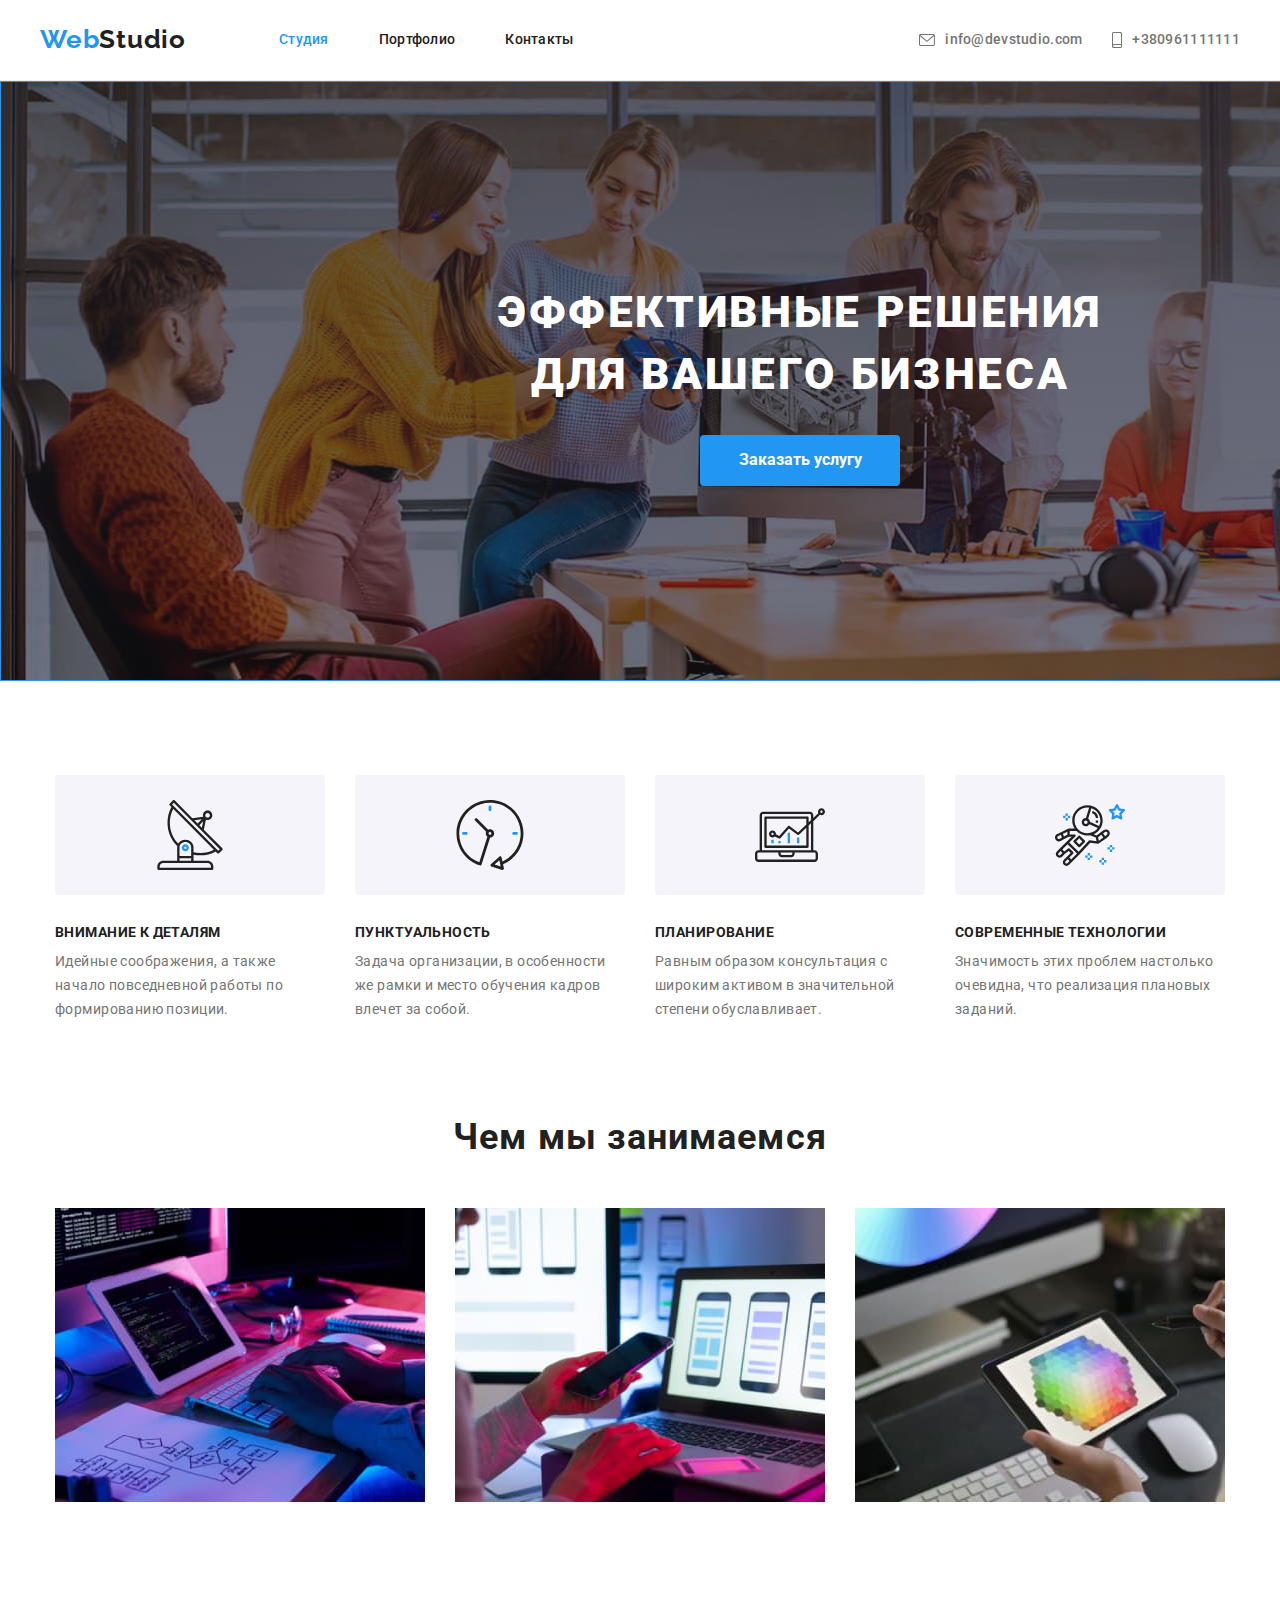
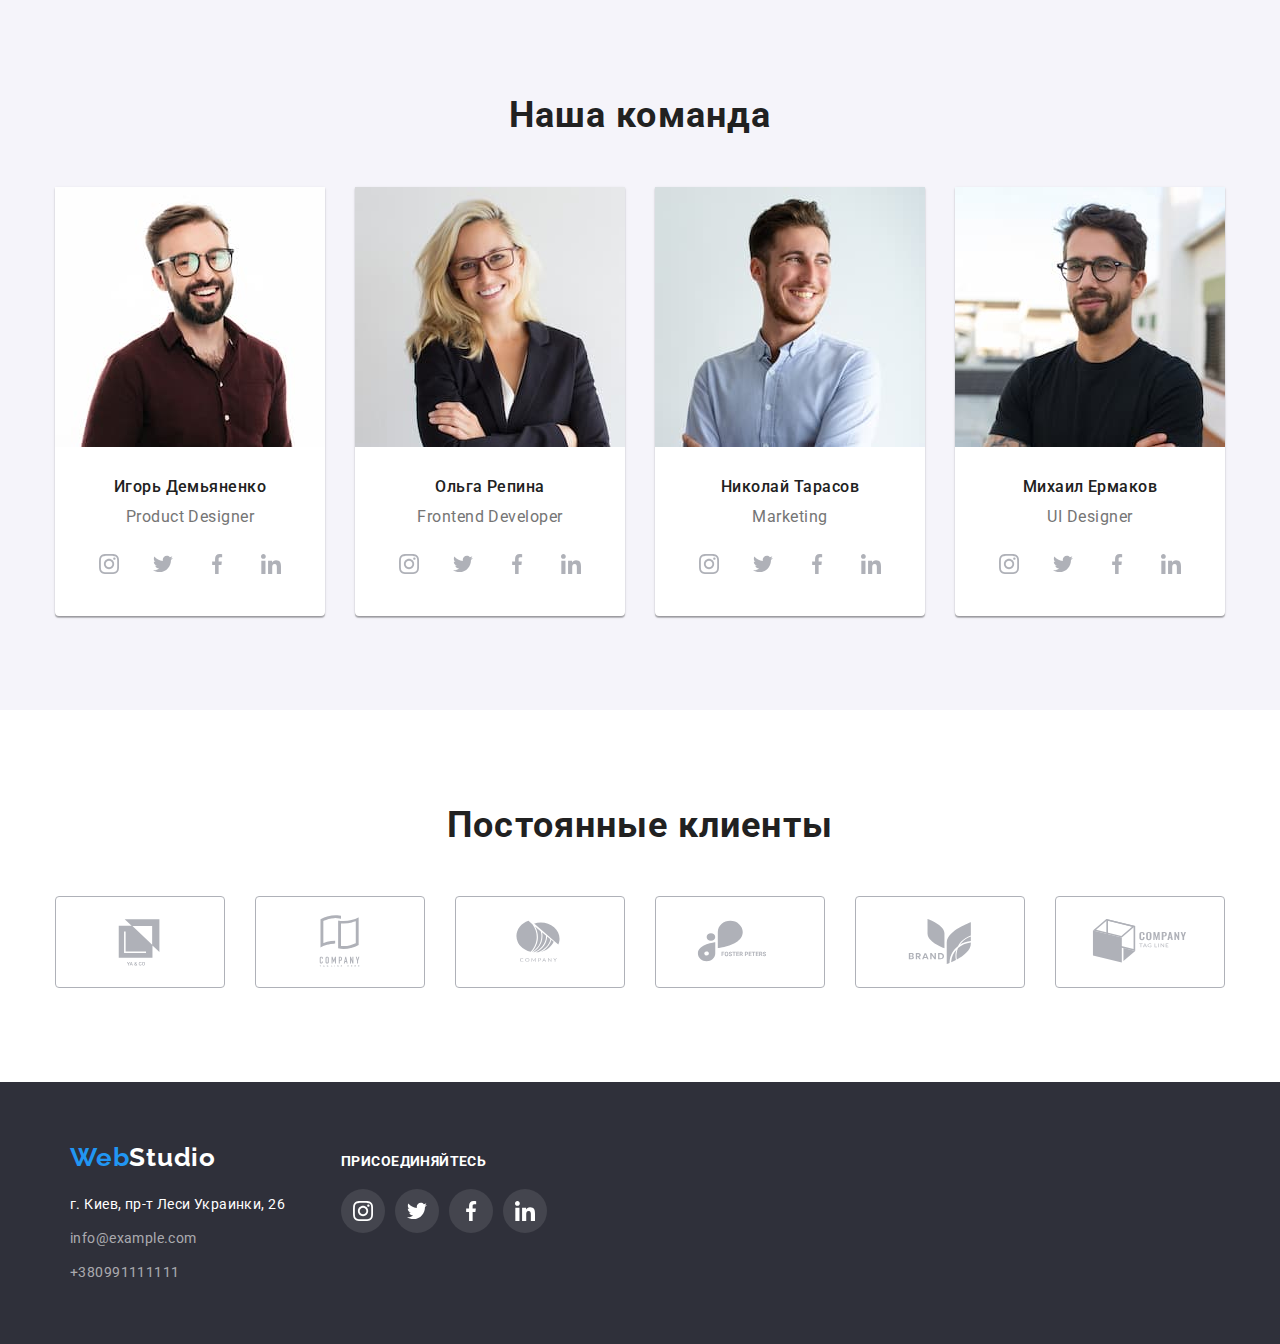
<file: index.html>
<!DOCTYPE html>
<!-- saved from url=(0045)https://dimaalko.github.io/goit-markup-hw-01/ -->
<html lang="en">
<head>
    <meta charset="UTF-8">    
    <meta http-equiv="X-UA-Compatible" content="IE=edge">
    <meta name="viewport" content="width=device-width, initial-scale=1.0">
    <link rel="stylesheet" href="./css/style.css">
    <link rel="preconnect" href="https://fonts.googleapis.com">
    <link rel="preconnect" href="https://fonts.gstatic.com" crossorigin>
    <link href="https://fonts.googleapis.com/css2?family=Roboto:wght@400;500;700;900&display=swap" rel="stylesheet">
    <link href="https://fonts.googleapis.com/css2?family=Oleo+Script&family=Raleway:wght@700&family=Roboto&display=swap" rel="stylesheet">
    <link rel="stylesheet" href="https://cdnjs.cloudflare.com/ajax/libs/modern-normalize/1.1.0/modern-normalize.min.css">
    <title>Document</title>
</head>
<body>

        <header class="hero-box">
            
            <div class="hero-box_container main-div">

                <nav class="navbar">
                    <a href="/" class="logo"><span class="logo-first">Web</span>Studio</a>  

                        <ul class="nav-links list">
                            <li class="nav-item"><a href="./index.html" class="link studio">Студия</a></li>
                            <li class="nav-item"><a href="./portfolio.html" class="link">Портфолио</a></li>
                            <li class="nav-item"><a href="" class="link">Контакты</a></li>
                        </ul>
                </nav>  
                        <ul class="link-bars list">
                            <li class="contact-icon">
                                <a href="mailto:info@devstudio.com" class="prime" aria-label="icon-envelope-mail">
                                    <svg class="ico-mails envelope-mail">
                                        <use href="./images/sprite.svg#icon-envelope-mail"></use>
                                    </svg>
                                info@devstudio.com</a>
                            </li>
                            <li class="contact-icon">
                                <a href="tel:+380961111111" class="prime" aria-label="icon-smartphone">
                                    <svg class="ico-mails smartphone">
                                        <use href="./images/sprite.svg#icon-smartphone"></use>
                                    </svg>
                                +380961111111</a>
                            </li>
                        </ul>           
            </div>   

        </header>

    <main class="main-bar">
    <!-- What we do -->

        <section class="business-bar gradient-box">

            <h1 class="business-title_bar">
                Эффективные решения <br/> для вашего бизнеса
            </h1>
            <button  class="section-button" type="button">
                Заказать услугу
            </button>

        </section>

        <section class="description-bar">

            <div class="description container">
            
            <ul class="details aim-bar">
                <li class="attention-item aim">
                    <a href="#" class="icon-details icon-satellite-dish" aria-label="icon-satellite-dish">
                        <svg class="ico-attention satellite-dish">
                            <use href="./images/sprite.svg#icon-satellite-dish"></use>
                        </svg>
                    </a>
                    <h3 class="attention-text_bar">
                        Внимание к деталям
                    </h3>                                                                                     
                    <p class="idea-text_bar">
                        Идейные соображения, а также начало повседневной работы по формированию позиции.
                    </p>
                </li>
                <li class="punctuality-item aim">
                    <a href="#" class="icon-details icon-clock" aria-label="icon-clock">
                        <svg class="ico-attention clock">
                            <use href="./images/sprite.svg#icon-clock"></use>
                        </svg>
                    </a>    
                    <h3 class="punctuality-text_bar">
                        Пунктуальность
                    </h3>                     
                    <p class="task-text_bar">
                        Задача организации, в особенности же рамки и место обучения кадров влечет за собой.
                    </p>
                </li>
                <li class="plan-item aim"> 
                    <a href="#" class="icon-details icon-schedule" aria-label="icon-schedule">
                        <svg class="ico-attention schedule">
                            <use href="./images/sprite.svg#icon-schedule"></use>
                        </svg>
                    </a>  
                    <h3 class="plan-text_bar">
                        Планирование                    
                    </h3>                    
                    <p class="consultation-text_bar">
                        Равным образом консультация с широким активом в значительной степени обуславливает.
                    </p>
                </li>
                <li class="modern-item aim">
                    <a href="#" class="icon-details icon-space" aria-label="icon-space">
                        <svg class="ico-attention space">
                            <use href="./images/sprite.svg#icon-space"></use>
                        </svg>
                    </a>
                    <h3 class="modern-text_bar">
                        Современные технологии
                    </h3>                 
                    <p class="significance-text_bar">
                        Значимость этих проблем настолько очевидна, что реализация плановых заданий.
                    </p>
                </li>                                                                                     
            </ul>

            </div>

        </section>

        <section class="doing-bar">

            <div class="doing-div container">

                        <h2 class="doing-text_bar">
                            Чем мы занимаемся
                        </h2>

            <ul class="doing-items level">
                <li class="doing-item img_one">                    
                    <img src="./images/img7.jpg" class="doing-img" alt="монитор,планшет,клавиатура" width="370">
                </li>     
                <li class="doing-item img_one">    
                    <img src="./images/img6.jpg" class="doing-img" alt="ноутбук,смартфон" width="370">
                </li>     
                <li class="doing-item img_one">    
                    <img src="./images/img5.jpg" class="doing-img" alt="монитор,планшет,стилус" width="370">
                </li> 
            </ul>  

            </div>    

        </section>

    <!-- Our crew -->    
        <section class="crew-bar">

            <div class="crew container">

                        <h2 class="crew-text_bar">Наша команда</h2> 

            <ul class="design-items level_two">
                <li class="design-item img-two">              
                    <img src="./images/img4.jpg" class="design-img pictures" alt="дизайнер продукта" width="270">
                    <div class="team">
                        <h3 class="design-text_item">Игорь Демьяненко</h3>
                        <p class="design-text_name">Product Designer</p>
                        <ul class="connects">
                            <li class="connect-link">
                                <a href="#" class="connect-join icon-instagram" aria-label="icon-instagram">
                                    <svg class="connect-logo instagram">
                                        <use href="./images/sprite.svg#icon-instagram"></use>
                                    </svg>
                                </a>
                            </li>
                            <li class="connect-link">
                                <a href="#" class="connect-join icon-twitter" aria-label="icon-twitter">
                                    <svg class="connect-logo twitter">
                                        <use href="./images/sprite.svg#icon-twitter"></use>
                                    </svg>
                                </a>
                            </li>
                            <li class="connect-link">
                                <a href="#" class="connect-join icon-facebook" aria-label="icon-facebook">
                                    <svg class="connect-logo facebook">
                                        <use href="./images/sprite.svg#icon-facebook"></use>
                                    </svg>
                                </a>
                            </li>
                            <li class="connect-link">
                                <a href="#" class="connect-join icon-linkedin" aria-label="icon-linkedin">
                                    <svg class="connect-logo linkedin">
                                        <use href="./images/sprite.svg#icon-linkedin"></use>
                                    </svg>
                                </a>
                            </li>
                        </ul>  
                    </div> 
                </li>                                  
                <li class="frontend-item img-two">    
                    <img src="./images/img1.jpg" class="frontend-img pictures" alt="фронтенд разработчик" width="270">
                    <div class="team">                       
                        <h3 class="frontend-text_item">Ольга Репина</h3>
                        <p class="frontend-text_name">Frontend Developer</p>
                        <ul class="connects">
                            <li class="connect-link">
                                <a href="#" class="connect-join icon-instagram" aria-label="icon-instagram">
                                    <svg class="connect-logo instagram">
                                        <use href="./images/sprite.svg#icon-instagram"></use>
                                    </svg>
                                </a>
                            </li>
                            <li class="connect-link">
                                <a href="#" class="connect-join icon-twitter" aria-label="icon-twitter">
                                    <svg class="connect-logo twitter">
                                        <use href="./images/sprite.svg#icon-twitter"></use>
                                    </svg>
                                </a>
                            </li>
                            <li class="connect-link">
                                <a href="#" class="connect-join icon-facebook" aria-label="icon-facebook">
                                    <svg class="connect-logo facebook">
                                        <use href="./images/sprite.svg#icon-facebook"></use>
                                    </svg>
                                </a>
                            </li>
                            <li class="connect-link">
                                <a href="#" class="connect-join icon-linkedin" aria-label="icon-linkedin">
                                    <svg class="connect-logo linkedin">
                                        <use href="./images/sprite.svg#icon-linkedin"></use>
                                    </svg>
                                </a>
                            </li>
                        </ul>  
                    </div>    
                </li>     
                <li class="market-item img-two">    
                    <img src="./images/img2.jpg" class="market-img pictures" alt="маркетинг-дизайнер" width="270">
                    <div class="team">
                        <h3 class="market-text_item">Николай Тарасов</h3>
                        <p class="market-text_name">Marketing</p>
                        <ul class="connects">
                            <li class="connect-link">
                                <a href="#" class="connect-join icon-instagram" aria-label="icon-instagram">
                                    <svg class="connect-logo instagram">
                                        <use href="./images/sprite.svg#icon-instagram"></use>
                                    </svg>
                                </a>
                            </li>
                            <li class="connect-link">
                                <a href="#" class="connect-join icon-twitter" aria-label="icon-twitter">
                                    <svg class="connect-logo twitter">
                                        <use href="./images/sprite.svg#icon-twitter"></use>
                                    </svg>
                                </a>
                            </li>
                            <li class="connect-link">
                                <a href="#" class="connect-join icon-facebook" aria-label="icon-facebook">
                                    <svg class="connect-logo facebook">
                                        <use href="./images/sprite.svg#icon-facebook"></use>
                                    </svg>
                                </a>
                            </li>
                            <li class="connect-link">
                                <a href="#" class="connect-join icon-linkedin" aria-label="icon-linkedin">
                                    <svg class="connect-logo linkedin">
                                        <use href="./images/sprite.svg#icon-linkedin"></use>
                                    </svg>
                                </a>
                            </li>
                        </ul>  
                    </div>    
                </li>                           
                <li class="ui-item img-two">    
                    <img src="./images/img3.jpg" class="ui-img pictures" alt="дизайнер интерфейсов" width="270">
                    <div class="team">                               
                        <h3 class="ui-text_item">Михаил Ермаков</h3>
                        <p class="ui-text_name">UI Designer</p>
                        <ul class="connects">
                            <li class="connect-link">
                                <a href="#" class="connect-join icon-instagram" aria-label="icon-instagram">
                                    <svg class="connect-logo instagram">
                                        <use href="./images/sprite.svg#icon-instagram"></use>
                                    </svg>
                                </a>
                            </li>
                            <li class="connect-link">
                                <a href="#" class="connect-join icon-twitter" aria-label="icon-twitter">
                                    <svg class="connect-logo twitter">
                                        <use href="./images/sprite.svg#icon-twitter"></use>
                                    </svg>
                                </a>
                            </li>
                            <li class="connect-link">
                                <a href="#" class="connect-join icon-facebook" aria-label="icon-facebook">
                                    <svg class="connect-logo facebook">
                                        <use href="./images/sprite.svg#icon-facebook"></use>
                                    </svg>
                                </a>
                            </li>
                            <li class="connect-link">
                                <a href="#" class="connect-join icon-linkedin" aria-label="icon-linkedin">
                                    <svg class="connect-logo linkedin">
                                        <use href="./images/sprite.svg#icon-linkedin"></use>
                                    </svg>
                                </a>
                            </li>
                        </ul>  
                    </div>                                     
                </li>
            </ul>
           
            </div>    

        </section>

        <section class="clients-bar">

            <div class="clients container">

                <h1 class="clients-tsxt_bar">Постоянные клиенты</h1>
            
            <ul class="clients-items ico-group">
                <li class="img-icons"> 
                    <a href="#" class="clients-ico icon-client_yaco" aria-label="icon-client_yaco">
                        <svg class="craft-logo client_yaco">
                            <use href="images/sprite.svg#icon-client_yaco"></use>
                        </svg>
                    </a> 
                </li>
                <li class="img-icons"> 
                    <a href="#" class="clients-ico icon-client_company-tagline" aria-label="icon-client_company-tagline">
                        <svg class="craft-logo client_company-tagline">
                            <use href="images/sprite.svg#icon-client_company-tagline"></use>
                        </svg>
                    </a> 
                </li> 
                <li class="img-icons"> 
                    <a href="#" class="clients-ico icon-client_company" aria-label="icon-client_company">
                        <svg class="craft-logo client_company">
                            <use href="images/sprite.svg#icon-client_company"></use>
                        </svg>
                    </a> 
                </li> 
                <li class="img-icons"> 
                    <a href="#" class="clients-ico icon-client_foster-peters" aria-label="icon-client_foster-peters">
                        <svg class="craft-logo client_foster-peters">
                            <use href="images/sprite.svg#icon-client_foster-peters"></use>
                        </svg>
                    </a> 
                </li> 
                <li class="img-icons"> 
                    <a href="#" class="clients-ico icon-client_brand" aria-label="icon-client_brand">
                        <svg class="craft-logo client_brand">
                            <use href="images/sprite.svg#icon-client_brand"></use>
                        </svg>
                    </a> 
                </li> 
                <li class="img-icons"> 
                    <a href="#" class="clients-ico icon-client_tag-line" aria-label="icon-client_tag-line">
                        <svg class="craft-logo client_tag-line">
                            <use href="images/sprite.svg#icon-client_tag-line"></use>
                        </svg>
                    </a> 
                </li>   
            </ul>

            </div>

        </section>
    </main>

    <footer class="foot-box" id="footer">
        <!-- container -->
        <div class="container footing">

            <div class="foot">
                <p class="footer-logo">   
                <a href="/" class="logo-last"><span class="logo-first">Web</span>Studio</a>
                </p> 
                <address class="adress-bar">
                    <ul class="adress-items informing">
                        <li class="address-item mapping"><a href="https://www.google.com/maps/d/u/0/viewer?msa=0&amp;mid=10uSM3H-mIU3GznYo2szRIEphczw&amp;ll=50.42732700000001%2C30.538092&amp;z=17" class="adress-link">г. Киев, пр-т Леси Украинки, 26</a></li>
                        <li class="address-item information"><a href="mailto:info@example.com" class="mail-link">info@example.com</a></li>
                        <li class="address-item mobile"><a href="tel:+380991111111" class="phone-link">+380991111111</a></li>
                    </ul>    
                </address> 
            </div>
            <div class="navigation">
                <h1 class="footter-text">присоединяйтесь</h1>
                    <ul class="join lets">
                    <li class="join-link">
                        <a href="#" class="icon-join icon-instagram" aria-label="icon-instagram">
                            <svg class="ico-logo instagram">
                                <use href="./images/sprite.svg#icon-instagram"></use>
                            </svg>
                        </a>
                    </li>
                    <li class="join-link">
                        <a href="#" class="icon-join icon-twitter" aria-label="icon-twitter">
                            <svg class="ico-logo twitter">
                                <use href="./images/sprite.svg#icon-twitter"></use>
                            </svg>
                        </a>
                    </li>
                    <li class="join-link">
                        <a href="#" class="icon-join icon-facebook" aria-label="icon-facebook">
                            <svg class="ico-logo facebook">
                                <use href="./images/sprite.svg#icon-facebook"></use>
                            </svg>
                        </a>
                    </li>
                    <li class="join-link">
                        <a href="#" class="icon-join icon-linkedin" aria-label="icon-linkedin">
                            <svg class="ico-logo linkedin">
                                <use href="./images/sprite.svg#icon-linkedin"></use>
                            </svg>
                        </a>
                    </li>
                </ul> 
            </div> 

        </div>
    </footer>

</body></html>
</file>
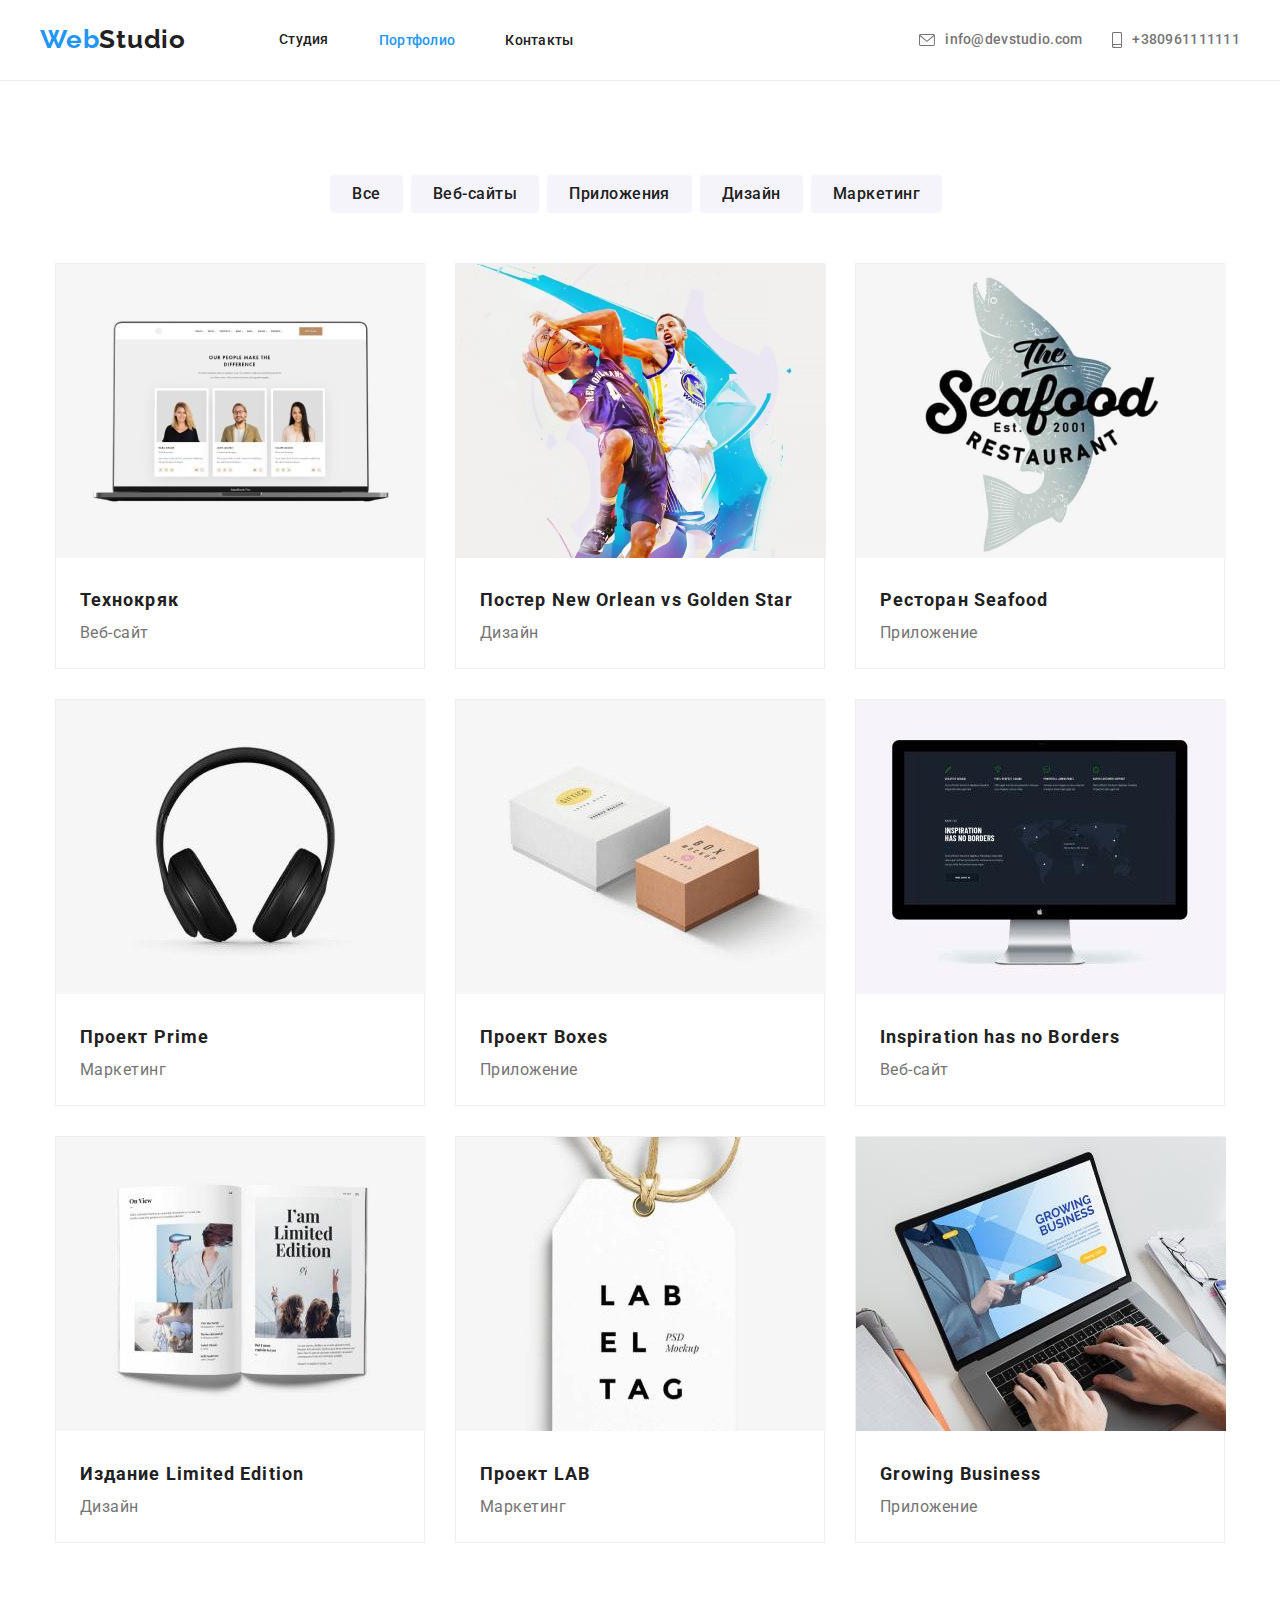
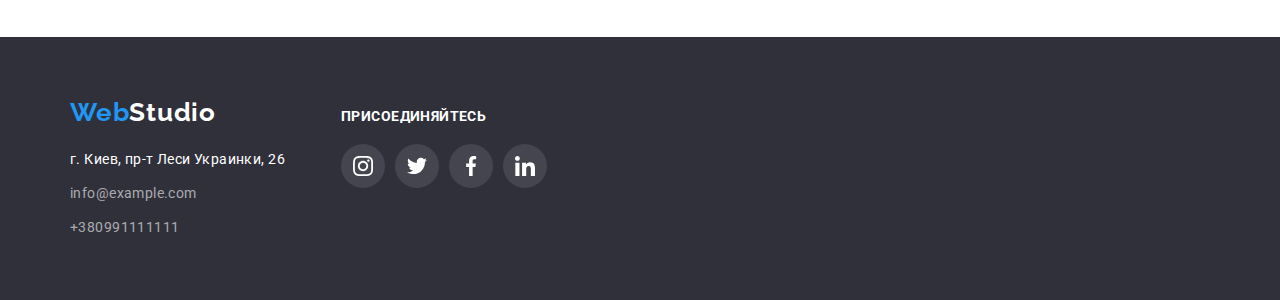
<file: portfolio.html>
<!DOCTYPE html>
<html lang="en">
<head>
    <meta charset="UTF-8">
    <meta http-equiv="X-UA-Compatible" content="IE=edge">
    <meta name="viewport" content="width=device-width, initial-scale=1.0">
    <link rel="stylesheet" href="./css/style.css">
    <link rel="preconnect" href="https://fonts.googleapis.com">
    <link rel="preconnect" href="https://fonts.gstatic.com" crossorigin>
    <link href="https://fonts.googleapis.com/css2?family=Roboto:wght@400;500;700;900&display=swap" rel="stylesheet">
    <link href="https://fonts.googleapis.com/css2?family=Oleo+Script&family=Raleway:wght@700&family=Roboto&display=swap" rel="stylesheet">
    <link rel="stylesheet" href="https://cdnjs.cloudflare.com/ajax/libs/modern-normalize/1.1.0/modern-normalize.min.css"> 
    <title>Document</title>
</head>
<body>
    
    <header class="hero-box" >

        <div class="hero-box_container main-div">

        <nav class="navbar">
                <a href="/" class="logo"><span class="logo-first">Web</span>Studio</a>           
            <ul class="nav-links list">
                <li class="nav-item"><a href="./index.html" class="link nav-link_studio_two">Студия</a></li>
                <li class="nav-item"><a href="./portfolio.html" class="link nav-link_portfolio_two">Портфолио</a></li>
                <li class="nav-item"><a href="" class="link nav-link_contacts_two">Контакты</a></li>
            </ul>
        </nav>
             <ul class="link-bars list">
                <li class="contact-icon">
                    <a href="mailto:info@devstudio.com" class="prime" aria-label="icon-envelope-mail">
                        <svg class="ico-mails envelope-mail">
                            <use href="./images/sprite.svg#icon-envelope-mail"></use>
                        </svg>
                    info@devstudio.com</a>
                </li>
                <li class="contact-icon">
                    <a href="tel:+380961111111" class="prime" aria-label="icon-smartphone">
                        <svg class="ico-mails smartphone">
                            <use href="./images/sprite.svg#icon-smartphone"></use>
                        </svg>
                    +380961111111</a>
                </li>                  
             </ul>

        </div>     

    </header>

<main class="skills-bar">
    <!-- main skills -->

    <section class="main-bar-portfolio">

        <div class="main-serch_bar container">

            <!-- search buttons -->

            <ul class="buttons-items buttons-bar">
                <li class="buttons-item first">
                    <button class="search-button option" type="button-type">Все</button>
                </li>                          
                <li class="buttons-item second">                                       
                    <button class="search-button_second option" type="button-type">Веб-сайты</button>
                </li>        
                <li class="buttons-item third">    
                    <button class="search-button_third option" type="button-type">Приложения</button>
                </li>
                <li class="buttons-item fourth">                        
                    <button class="search-button_fourth option" type="button-type">Дизайн</button>
                </li>       
                <li class="buttons-item fifth">   
                    <button class="search-button_fifth option" type="button-type">Маркетинг</button>
                </li>       
            </ul>

            <!-- Our products -->

                <ul class="employees-bar posts">
                    <li class="employees-item all">              
                        <img src="./images/techno.jpg" class="employees-img" alt="лучшие сотрудники" width=370">
                        <div class="texts">
                            <h3 class="employees-text_item">Технокряк</h3>
                            <p class="employees-text_name">Веб-сайт</p>
                        </div> 
                    </li>                                       
                    <li class="poster-item all">    
                        <img src="./images/poster.jpg" class="poster-img" alt="постер" width="370">
                        <div class="texts">                       
                            <h3 class="poster-text_item">Постер New Orlean vs Golden Star</h3>
                            <p class="poster-text_name">Дизайн</p>
                        </div>
                    </li>           
                    <li class="fish-item all">    
                        <img src="./images/fish.jpg" class="fish-img" alt="лого рыбы" width="370">
                        <div class="texts">
                            <h3 class="fish-text_item">Ресторан Seafood</h3>
                            <p class="fish-text_name">Приложение</p>
                        </div>
                    </li>                
                    <li class="headphones-item all">    
                        <img src="./images/headphones.jpg" class="headphones-img" alt="наушники" width="370">
                        <div class="texts">
                            <h3 class="headphones-text_item">Проект Prime</h3>
                            <p class="headphones-text_name">Маркетинг</p>
                        </div>
                    </li>                
                    <li class="box-item all">    
                        <img src="./images/twoboxes.jpg" class="box-img" alt="коробки" width="370">
                        <div class="texts">
                            <h3 class="box-text_item"3>Проект Boxes</h3>
                            <p class="box-text_name">Приложение</p>
                        </div>
                    </li>                 
                    <li class="apple-item all">    
                        <img src="./images/applemonitor.jpg" class="apple-img" alt="монитор эпл" width="370">
                        <div class="texts">
                            <h3 class="apple-text_item">Inspiration has no Borders</h3>
                            <p class="apple-name">Веб-сайт</p>
                        </div>
                    </li>                 
                    <li class="book-item all">    
                        <img src="./images/book.jpg" class="book-img" alt="книга" width="370">
                        <div class="texts">                               
                            <h3 class="book-text_item">Издание Limited Edition</h3>
                            <p class="book-text_name">Дизайн</p>
                        </div>
                    </li>                
                    <li class="label-item all">    
                        <img src="./images/label.jpg" class="label-img" alt="этикетка" width="370">
                        <div class="texts">                               
                            <h3 class="label-text_item">Проект LAB</h3>
                            <p class="label-text_name">Маркетинг</p>
                        </div>
                    </li>                
                    <li class="note-item all">    
                        <img src="./images/note.jpg" class="note-img" alt="ноутбук" width="370">
                        <div class="texts">                               
                            <h3 class="note-text_item">Growing Business</h3>
                            <p class="note-text_name">Приложение</p>
                        </div>
                    </li>
                </ul>

        </div>

    </section>    
</main>

<footer class="foot-box" id="footer">
    <div class="container footing">

        <div class="foot">
        <p class="footer-logo">
        <a href="/" class="logo-last"><span class="logo-first">Web</span>Studio</a>
        </p>
            <address class="adress-bar">
                <ul class="adress-items">
                    <li class="address-item mapping"><a href="https://www.google.com/maps/d/u/0/viewer?msa=0&amp;mid=10uSM3H-mIU3GznYo2szRIEphczw&amp;ll=50.42732700000001%2C30.538092&amp;z=17" class="adress-link">г. Киев, пр-т Леси Украинки, 26</a></li>
                    <li class="address-item information"><a href="mailto:info@example.com" class="mail-link">info@example.com</a></li>
                    <li class="address-item mobile"><a href="tel:+380991111111" class="phone-link">+380991111111</a></li>
                </ul>    
            </address> 
        </div>    
        <div class="navigation">
            <h1 class="footter-text">присоединяйтесь</h1>
                <ul class="join lets">
                <li class="join-link">
                    <a href="#" class="icon-join icon-instagram" aria-label="icon-instagram">
                        <svg class="ico-logo instagram">
                            <use href="./images/sprite.svg#icon-instagram"></use>
                        </svg>
                    </a>
                </li>
                <li class="join-link">
                    <a href="#" class="icon-join icon-twitter" aria-label="icon-twitter">
                        <svg class="ico-logo twitter">
                            <use href="./images/sprite.svg#icon-twitter"></use>
                        </svg>
                    </a>
                </li>
                <li class="join-link">
                    <a href="#" class="icon-join icon-facebook" aria-label="icon-facebook">
                        <svg class="ico-logo facebook">
                            <use href="./images/sprite.svg#icon-facebook"></use>
                        </svg>
                    </a>
                </li>
                <li class="join-link">
                    <a href="#" class="icon-join icon-linkedin" aria-label="icon-linkedin">
                        <svg class="ico-logo linkedin">
                            <use href="./images/sprite.svg#icon-linkedin"></use>
                        </svg>
                    </a>
                </li>
            </ul> 
        </div> 

    </div>
</footer>

</body>
</html>
</file>
<file: css/style.css>
:root {
    --theme-color: #2196F3;

    --text-primary: #212121;
    --text-secondary: #757575;
    --text-secondary-ligter: #fff;

    --primary-font: 'Roboto';
    --secondary-font: 'Raleway';
}

body {
    font-family: var(--primary-font), sans-serif;
    font-style: normal;
    font-weight: 500;
    background: var(--text-secondary-ligter);
}

ul {
    list-style: none;
}

a {
    text-decoration: none;
}

address {
    font-style: normal;
}

/* ======= Header styles here ======= */ 

.list {
    padding: 0;
    margin: 0;
    list-style: none;
}

.main-div {
    display: flex;
    align-items: center;
}

.navbar {
    display: flex;
    align-items: center;
}

.hero-box {
    box-sizing: border-box;
    border-bottom: 1px solid #ECECEC;
}

.hero-box_container {
    margin-left: auto;
    margin-right: auto;
    width: 1200px;
    background-color: var(--text-secondary-ligter);
}

.logo-first {
    font-family: var(--secondary-font);
    font-weight: 700;
    font-size: 26px;
    line-height: 1.2;
    letter-spacing: 0.03em;
    color: var(--theme-color);
}

.logo {
    margin-right: 93px;
    font-family: var(--secondary-font);
    font-weight: 700;
    font-size: 26px;
    line-height: 1.2;
    letter-spacing: 0.03em;
    color: var(--text-primary);
} 

.nav-links {
    display: flex;  
    font-family: inherit;
}

.nav-links .nav-item {
    margin-right: 50px;
}

.nav-links .nav-item:last-child {
    margin-right: 0px;
}

.link-bars {
    display: flex;
    margin-left: auto;
}

.link-bars :hover,
.link-bars :focus {
    color: var(--theme-color);
}

.link-bars .contact-icon {
    margin-right: 30px;
}

.link-bars .contact-icon:last-child {
    margin-right: 0px;
}    

.nav-links .studio {
    color: var(--theme-color);
}

.link {
    display: block;
    padding-top: 32px;
    padding-bottom: 32px;
    font-family: var(--primary-font);
    font-size: 14px;
    line-height: 1.1;
    letter-spacing: 0.02em;
    color: var(--text-primary);
}

.prime {
    display: flex; 
    padding-top: 32px;
    padding-bottom: 32px;
    align-items: center;
    justify-content: center;
    font-family: var(--primary-font);
    font-size: 14px;
    line-height: 1.1;
    letter-spacing: 0.02em;
    color: var(--text-secondary);
}

.envelope-mail {
    width: 16px;
    height: 12px;
    margin-right: 10px;
    fill: var(--text-secondary);
}

.smartphone {
    width: 10px;
    height: 16px;
    margin-right: 10px;
    fill: var(--text-secondary);
}

.prime:hover .ico-mails,
.prime:focus .ico-mails {
    fill: var(--theme-color);
} 

/* == main == What we do == */
.nav-link_studio_two {
    font-family: var(--primary-font);
    font-size: 14px;
    line-height: 1.1;
    letter-spacing: 0.02em;
    color: var(--text-primary);
}

.nav-link_portfolio_two {
    font-family: var(--primary-font);
    font-size: 14px;
    line-height: 16px;
    letter-spacing: 0.02em;
    color: var(--theme-color);
}

.nav-link_contacts_two {
    font-family: var(--primary-font);
    font-size: 14px;
    line-height: 16px;
    letter-spacing: 0.02em;
    color: var(--text-primary);
}

.nav-link {
    color: var(--text-primary);
}

.nav-links :hover,
.nav-links :focus {
    color: var(--theme-color);
}

/* ===== body there ==== */

.business-bar {
    width: 1600px;
    height: 600px;
    padding: 200px 0;
    margin: auto;
    text-align: center;
    border: 1px solid var(--theme-color);
    background-image: linear-gradient(#2F303A80, #2F303A40), url(../images/Img.jpg); 
    background-position: 0px 0px;
    background-size: 100% 100%;
}

.business-title_bar {
    margin-top: 0;
    margin-bottom: 30px; 
    font-family: var(--primary-font);
    font-weight: 900;
    font-size: 44px;
    line-height: 1.4;
    letter-spacing: 0.06em;
    text-transform: uppercase;
    color: var(--text-secondary-ligter);
}

.section-button {
    display: inline-block;
    padding: 10px 32px;
    background: var(--theme-color);
    border-radius: 4px;
    min-width: 200px;
    border: transparent;
    text-align: center;

    font-family: var(--primary-font);
    font-weight: 700;
    font-size: 16px;
    line-height: 1.9;

    box-shadow: 0px 4px 4px rgba(0, 0, 0, 0.15);
    color: var(--text-secondary-ligter);
}

.container {
    width: 1200px;
    padding-left: 15px;
    padding-right: 15px;
    background: var(--text-secondary-ligter);
    margin-left: auto;
    margin-right: auto;
}

.description-bar {
    padding-top: 94px;
    padding-bottom: 94px;
} 

.details {
    display: flex;
}

.icon-details {
    display: flex;
    align-items: center;
    justify-content: center;
    margin-bottom: 30px;
    width: 270px;
    height: 120px;
    background: #F5F4FA;
    border-radius: 4px;
}

.aim-bar {
    padding: 0;
    margin: 0;
    list-style: none;
}   

.aim {
    margin-right: 30px;
}

.aim:last-child {
    margin-right: 0;
}

.ico-attention {
    width: 70px;
    height: 70px;
}

.attention-text_bar {
    margin-top: 0;
    margin-bottom: 10px;
    font-family: var(--primary-font);
    font-weight: 700;
    font-size: 14px;
    line-height: 1.1;
    letter-spacing: 0.03em;
    text-transform: uppercase;
    color: var(--text-primary);
}

.idea-text_bar {
    margin-top: 0;
    margin-bottom: 0;
    font-family: var(--primary-font);
    font-weight: 400;
    font-size: 14px;
    line-height: 1.7;
    letter-spacing: 0.03em;
    color: var(--text-secondary);
}

.punctuality-text_bar {
    margin-top: 0;
    margin-bottom: 10px;
    font-family: var(--primary-font);
    font-weight: 700;
    font-size: 14px;
    line-height: 1.1;
    letter-spacing: 0.03em;
    text-transform: uppercase;
    color: var(--text-primary);
}

.task-text_bar {
    margin-top: 0;
    margin-bottom: 0;
    font-family: var(--primary-font);
    font-weight: 400;
    font-size: 14px;
    line-height: 1.7;
    letter-spacing: 0.03em;
    color: var(--text-secondary);
}

.plan-text_bar {
    margin-top: 0;
    margin-bottom: 10px;
    font-family: var(--primary-font);
    font-weight: 700;
    font-size: 14px;
    line-height: 1.1;
    letter-spacing: 0.03em;
    text-transform: uppercase;
    color: var(--text-primary);
}

.consultation-text_bar {
    margin-top: 0;
    margin-bottom: 0;
    font-family: var(--primary-font);
    font-weight: 400;
    font-size: 14px;
    line-height: 1.7;
    letter-spacing: 0.03em;
    color: var(--text-secondary);
}

.modern-text_bar {
    margin-top: 0;
    margin-bottom: 10px;
    font-family: var(--primary-font);
    font-weight: 700;
    font-size: 14px;
    line-height: 1.1;
    letter-spacing: 0.03em;
    text-transform: uppercase;
    color: var(--text-primary);
}

.significance-text_bar {
    margin-top: 0;
    margin-bottom: 0;
    font-family: var(--primary-font);
    font-weight: 400;
    font-size: 14px;
    line-height: 1.7;
    letter-spacing: 0.03em;
    color: var(--text-secondary);
}

.doing-items .img_one {
    width: 370px;
}

.doing-bar {
    padding-bottom: 94px;
}

.level {
    display: flex;
}

.doing-item {
    margin-right: 30px;
}

.doing-item:last-child {
    margin-right: 0;
}

.level {
    margin: 0;
    padding: 0;
    list-style: none;
} 

.doing-text_bar {
    margin-top: 0; 
    padding: 0;
    text-align: center;
    margin-bottom: 50px;
    font-family: var(--primary-font);
    font-weight: 700;
    font-size: 36px;
    line-height: 42px;
    letter-spacing: 0.03em;
    color: var(--text-primary);
}

.crew-bar {
    padding-bottom: 94px;
    padding-top: 94px;
    background: #F5F4FA;
}

.design-items {
    display: flex;
}

.level_two {
    padding: 0;
    margin: 0;
    list-style: none;
}

.design-items .img-two {
    width: 270px;
}

.pictures {
    display: block;
}

.img-two {
    margin-right: 30px;
    margin-bottom: 0;
    margin-top: 0;
    background: #FFFFFF;
    box-shadow: 0px 1px 3px rgba(0, 0, 0, 0.12), 0px 1px 1px rgba(0, 0, 0, 0.14), 0px 2px 1px rgba(0, 0, 0, 0.2);
    border-radius: 0px 0px 4px 4px;
} 

.img-two:last-child {
    margin-right: 0;
}

.crew {
    background: #F5F4FA;
} 

.team {
    padding-top: 30px;
    padding-bottom: 30px;
}

.connects {
    display: flex;
    padding: 0;
    margin: 0;
    justify-content: center;
}

.connect-join {
    display: inline-flex;
    justify-content: center;
    align-items: center;
    width: 44px;
    height: 44px;
    border-radius: 50%;
    background: var(--text-secondary-ligter); 
}

.connect-logo {
    width: 20px;
    height: 20px;   
    fill: #AFB1B8;
}

.connect-join:focus .connect-logo, 
.connect-join:hover .connect-logo {
    fill: var(--text-secondary-ligter);
}

.connect-join:focus,
.connect-join:hover {
    background: var(--theme-color);
}

.connects .connect-link:not(:last-child) {
    margin-right: 10px;
}

.crew-text_bar {
    margin-top: 0;
    margin-bottom: 50px;
    font-family: var(--primary-font);
    font-weight: 700;
    font-size: 36px;
    line-height: 1.2;
    text-align: center;
    letter-spacing: 0.03em;
    color: var(--text-primary);
}

.design-text_item {
    margin-top: 0;
    margin-bottom: 10px;
    font-family: var(--primary-font);
    font-weight: 500;
    font-size: 16px;
    line-height: 1.2;
    text-align: center;
    letter-spacing: 0.03em;
    color: var(--text-primary);
}

.design-text_name {
    margin: 0 0 16px 0;
    font-family: var(--primary-font);
    font-weight: 400;
    font-size: 16px;
    line-height: 1.2;
    text-align: center;
    letter-spacing: 0.03em;    
    color: var(--text-secondary);
}

.frontend-text_item {
    margin-top: 0;
    margin-bottom: 10px;
    font-family: var(--primary-font);
    font-weight: 500;
    font-size: 16px;
    line-height: 1.2;
    text-align: center;
    letter-spacing: 0.03em;
    color: var(--text-primary);
}

.frontend-text_name {
    margin: 0 0 16px 0;
    font-family: var(--primary-font);
    font-weight: 400;
    font-size: 16px;
    line-height: 1.2;
    text-align: center;
    letter-spacing: 0.03em;
    color: var(--text-secondary);
   
}

.market-text_item {
    margin-top: 0;
    margin-bottom: 10px;
    font-family: var(--primary-font);
    font-weight: 500;
    font-size: 16px;
    line-height: 1.2;
    text-align: center;
    letter-spacing: 0.03em;
    color: var(--text-primary);
}

.market-text_name {
    margin: 0 0 16px 0;
    font-family: var(--primary-font);
    font-weight: 400;
    font-size: 16px;
    line-height: 1.2;
    text-align: center;
    letter-spacing: 0.03em;
    color: var(--text-secondary);
}

.ui-text_item {
    margin-top: 0;
    margin-bottom: 10px;
    font-family: var(--primary-font);
    font-weight: 500;
    font-size: 16px;
    line-height: 1.2;
    text-align: center;
    letter-spacing: 0.03em;
    color: var(--text-primary);
}

.ui-text_name {
    margin: 0 0 16px 0;
    font-family: var(--primary-font);
    font-weight: 400;
    font-size: 16px;
    line-height: 1.2;
    text-align: center;
    letter-spacing: 0.03em;
    color: var(--text-secondary);
}

.clients-bar {
    background: var(--text-secondary-ligter);
    padding-top: 94px;
    padding-bottom: 94px;
}

.clients-tsxt_bar {
    margin: 0 0 50px 0;
    font-family: var(--primary-font);
    font-weight: 700;
    font-size: 36px;
    line-height: 42px;
    text-align: center;
    letter-spacing: 0.03em;

    color: #212121;
}

.clients-items {
    display: flex;
    padding: 0;
    margin: 0;
    list-style: none;
} 

.clients-ico {
    display: flex;
    align-items: center;
    justify-content: center; 
    width: 170px;
    height: 92px;
    border: 1px solid #AFB1B8;
    box-sizing: border-box;
    border-radius: 4px;  
}

.clients-items .craft-logo {
    width: 106px;
    height: 60px;
    fill: #AFB1B8;  
}

.clients-ico:focus .craft-logo,
.clients-ico:hover .craft-logo{
    fill: var(--theme-color);
}

.clients-ico:focus,
.clients-ico:hover {
    border: 1px solid var(--theme-color);
}

.clients-items .img-icons:not(:last-child) {
    margin-right: 30px;
}

/* ==== footer there ==== */

.adress-items {
    display: flex;
    flex-direction: column;
} 

.adress-items {
    padding: 0;
    margin: 0;
}

.foot {
    width: 1200px;
    padding-left: 15px;
    padding-right: 15px;
    margin-left: auto;
    margin-right: auto;
    
    background: #2F303A;
}

.foot-box {
    padding-top: 60px;
    padding-bottom: 60px;
    background: #2F303A;
}

.footer-logo {
    margin-top: 0;
    margin-bottom: 20px;
}    
    
.address-item {
    margin-bottom: 10px;
}

.address-item:last-child {
    margin-bottom: 0;
}

.logo-last {
    font-family: var(--secondary-font);
    font-weight: 700;
    font-size: 26px;
    line-height: 31px;
    letter-spacing: 0.03em;
    color: var(--text-secondary-ligter);
}

.adress-link {
    font-family: var(--primary-font);
    font-weight: 400;
    font-size: 14px;
    line-height: 1.7;
    letter-spacing: 0.03em;
    color: var(--text-secondary-ligter);
}

.mail-link {
    font-family: var(--primary-font);
    font-weight: 400;
    font-size: 14px;
    line-height: 1.7;
    letter-spacing: 0.03em;
    color: rgba(255, 255, 255, 0.6);
}

.phone-link {
    font-family: var(--primary-font);
    font-weight: 400;
    font-size: 14px;
    line-height: 1.7;
    letter-spacing: 0.03em;
    color: rgba(255, 255, 255, 0.6);
}

.footing {
    display: flex;
    align-items: baseline;
    background: #2F303A;
}

.navigation {
    margin-right: 678px; 
}  

.footter-text {
    margin: 0px 0px 20px 0px;
    padding: 0;
    font-family: var(--primary-font);
    font-weight: 700px;
    font-size: 14px;
    line-height: 16px;
    letter-spacing: 0.03em;
    text-transform: uppercase;
    color: var(--text-secondary-ligter);
}

.join {
    display: flex;
    padding: 0;
    margin: 0;
    list-style: none;
} 

.icon-join {
    display: inline-flex;
    justify-content: center;
    align-items: center;
    width: 44px;
    height: 44px;
    border-radius: 50%;
    background: #44454E;
} 

.join .join-link:not(:last-child) {
    margin-right: 10px;
} 

.icon-join .ico-logo {
    width: 20px;
    height: 20px;   
    fill: var(--text-secondary-ligter);
} 

.icon-join:focus,
.icon-join:hover {
    background: var(--theme-color);
}

/* ==== portf0lio body ==== */

.main-bar-portfolio {
    padding-top: 94px;
    padding-bottom: 94px;
}

.buttons-bar {
    padding: 0;
    margin: 0;
}

.buttons-items {
    display: flex;
    justify-content: center;
}

.buttons-items {
    padding-bottom: 50px;
}

.buttons-item {
    margin-right: 8px;
}

.buttons-item .option {
    text-align: center;
}

.buttons-items :focus,
.buttons-items :hover {
    color: var(--text-secondary-ligter);
    background: var(--theme-color);
    box-shadow: 0px 3px 1px rgba(0, 0, 0, 0.1), 0px 1px 2px rgba(0, 0, 0, 0.08), 0px 2px 2px rgba(0, 0, 0, 0.12);
    border-radius: 4px;
    border: transparent;
}

.option {
    padding: 6px 22px;
    min-width: 73px;
    background: #F5F4FA;
    border-radius: 4px;
    border: transparent;

    font-family: var(--primary-font);
    font-weight: 500;
    font-size: 16px;
    line-height: 1.6;
    text-align: center;
    letter-spacing: 0.03em;
    color: var(--text-primary);
}

.posts {
    padding: 0;
    margin: 0;
    list-style: none;
}

.all {
    width: calc((100% - 60px) / 3);
    margin-right: 30px;
    margin-bottom: 30px;
    padding: 0;
    background: var(--text-secondary-ligter);
    border: 1px solid #EEEEEE;
    box-sizing: border-box;
}

.posts .all:focus,
.posts .all:hover {
box-shadow: 0px 1px 1px rgba(0, 0, 0, 0.12), 0px 4px 4px rgba(0, 0, 0, 0.06), 1px 4px 6px rgba(0, 0, 0, 0.16);
} 

.all:nth-child(3n) {
    margin-right: 0; 
} 

.employees-bar {
    display: flex;
    flex-wrap: wrap;
}

.book-item,
.label-item,
.note-item {
    margin-bottom: 0;
}

.texts {
    padding-top: 20px;
    padding-bottom: 20px;
    padding-left: 24px;
}

.employees-text_item {
    margin: 0;
    font-family: var(--primary-font);
    font-weight: 700;
    font-size: 18px;
    line-height: 2;
    letter-spacing: 0.06em;
    color: var(--text-primary);
}

.employees-text_name {
    margin: 0;
    font-family: var(--primary-font);
    font-weight: 400;
    font-size: 16px;
    line-height: 1.9;
    letter-spacing: 0.03em;
    color: var(--text-secondary);
}

.poster-text_item {
    margin: 0;
    font-family: var(--primary-font);
    font-weight: 700;
    font-size: 18px;
    line-height: 2;
    letter-spacing: 0.06em;
    color: var(--text-primary);
}

.poster-text_name {
    margin: 0;
    font-family: var(--primary-font);
    font-weight: 400;
    font-size: 16px;
    line-height: 1.9;
    letter-spacing: 0.03em;
    color: var(--text-secondary);
}

.fish-text_item {
    margin: 0;
    font-family: var(--primary-font);
    font-weight: 700;
    font-size: 18px;
    line-height: 2;
    letter-spacing: 0.06em;
    color: var(--text-primary);
}

.fish-text_name {
    margin: 0;
    font-family: var(--primary-font);
    font-weight: 400;
    font-size: 16px;
    line-height: 1.9;
    letter-spacing: 0.03em;
    color: var(--text-secondary);
}

.headphones-text_item {
    margin: 0;
    font-family: var(--primary-font);
    font-weight: 700;
    font-size: 18px;
    line-height: 2;
    letter-spacing: 0.06em;
    color: var(--text-primary);
}

.headphones-text_name {
    margin: 0;
    font-family: var(--primary-font);
    font-weight: 400;
    font-size: 16px;
    line-height: 1.9;
    letter-spacing: 0.03em;
    color: var(--text-secondary);
}

.box-text_item {
    margin: 0;
    font-family: var(--primary-font);
    font-weight: 700;
    font-size: 18px;
    line-height: 2;
    letter-spacing: 0.06em;
    color: var(--text-primary);
}

.box-text_name {
    margin: 0;
    font-family: var(--primary-font);
    font-weight: 400;
    font-size: 16px;
    line-height: 1.9;
    letter-spacing: 0.03em;
    color: var(--text-secondary);
}

.apple-text_item {
    margin: 0;
    font-family: var(--primary-font);
    font-weight: 700;
    font-size: 18px;
    line-height: 2;
    letter-spacing: 0.06em;
    color: var(--text-primary);
}

.apple-name {
    margin: 0;
    font-family: var(--primary-font);
    font-weight: 400;
    font-size: 16px;
    line-height: 1.9;
    letter-spacing: 0.03em;
    color: var(--text-secondary);
}

.book-text_item {
    margin: 0;
    font-family: var(--primary-font);
    font-weight: 700;
    font-size: 18px;
    line-height: 2;
    letter-spacing: 0.06em;
    color: var(--text-primary);
}

.book-text_name {
    margin: 0;
    font-family: var(--primary-font);
    font-weight: 400;
    font-size: 16px;
    line-height: 1.9;
    letter-spacing: 0.03em;
    color: var(--text-secondary);
}

.label-text_item {
    margin: 0;
    font-family: var(--primary-font);
    font-weight: 700;
    font-size: 18px;
    line-height: 2;
    letter-spacing: 0.06em;
    color: var(--text-primary);
}

.label-text_name {
    margin: 0;
    font-family: var(--primary-font);
    font-weight: 400;
    font-size: 16px;
    line-height: 1.9;
    letter-spacing: 0.03em;
    color: var(--text-secondary);
}

.note-text_item {
    margin: 0;
    font-family: var(--primary-font);
    font-weight: 700;
    font-size: 18px;
    line-height: 2;
    letter-spacing: 0.06em;
    color: var(--text-primary);
}

.note-text_name {
    margin: 0;
    font-family: var(--primary-font);
    font-weight: 400;
    font-size: 16px;
    line-height: 1.9;
    letter-spacing: 0.03em;
    color: var(--text-secondary);
}
</file>
